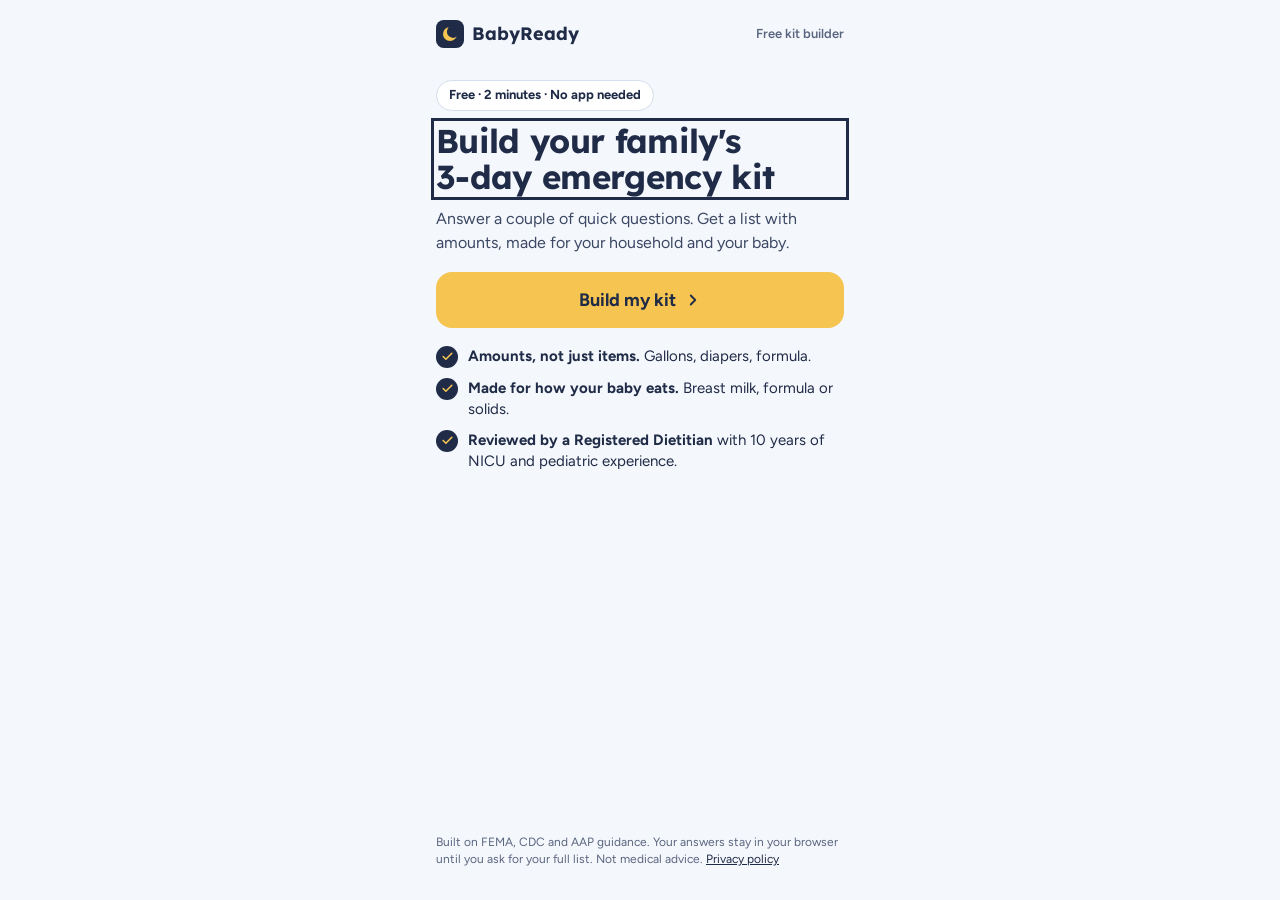
<file: index.html>
<!doctype html>
<html lang="en">
<head>
<meta charset="utf-8">
<meta name="viewport" content="width=device-width, initial-scale=1">
<title>BabyReady: free 3-day emergency kit builder</title>
<meta name="description" content="Answer a couple of quick questions and get a 3-day emergency kit list with amounts, made for your household and your baby.">
<meta name="theme-color" content="#1F2B47">
<link rel="icon" href="assets/logo.svg" type="image/svg+xml">
<link rel="preconnect" href="https://fonts.googleapis.com">
<link rel="preconnect" href="https://fonts.gstatic.com" crossorigin>
<link href="https://fonts.googleapis.com/css2?family=Lexend:wght@500;600;700&family=Figtree:wght@400;500;600;700&display=swap" rel="stylesheet">
<link rel="stylesheet" href="assets/styles.css">
<script src="assets/config.js"></script>
<script src="assets/pixel.js"></script>
</head>
<body>
<div class="app">
  <header class="topbar">
    <a class="brand" href="./" aria-label="BabyReady home">
      <svg width="28" height="28" viewBox="0 0 36 36" aria-hidden="true"><rect width="36" height="36" rx="10" fill="#1F2B47"/><circle cx="18" cy="18" r="9" fill="#F5C451"/><circle cx="22" cy="15" r="8" fill="#1F2B47"/></svg>
      <span>BabyReady</span>
    </a>
    <span class="topbar-tag">Free kit builder</span>
  </header>

  <div id="draft-banner" class="draft-banner no-print" hidden>DRAFT amounts, not yet reviewed. Do not share.</div>

  <!-- 1 · Start -->
  <main id="view-start" class="view" data-view="start">
    <div class="stack-12" style="margin-top: 14px">
      <span class="pill">Free · 2 minutes · No app needed</span>
      <h1 class="h1">Build your family's 3‑day emergency kit</h1>
      <p class="lede">Answer a couple of quick questions. Get a list with amounts, made for your household and your baby.</p>
    </div>
    <button type="button" class="btn" data-next>Build my kit <svg width="18" height="18" viewBox="0 0 24 24" fill="none" stroke="currentColor" stroke-width="2.4" stroke-linecap="round" stroke-linejoin="round" aria-hidden="true"><path d="M9 6l6 6-6 6"/></svg></button>
    <div class="check-list">
      <div class="check-row"><span class="check-dot"><svg width="13" height="13" viewBox="0 0 24 24" fill="none" stroke="#F5C451" stroke-width="3" stroke-linecap="round" stroke-linejoin="round" aria-hidden="true"><path d="M20 6 9 17l-5-5"/></svg></span><span><b>Amounts, not just items.</b> Gallons, diapers, formula.</span></div>
      <div class="check-row"><span class="check-dot"><svg width="13" height="13" viewBox="0 0 24 24" fill="none" stroke="#F5C451" stroke-width="3" stroke-linecap="round" stroke-linejoin="round" aria-hidden="true"><path d="M20 6 9 17l-5-5"/></svg></span><span><b>Made for how your baby eats.</b> Breast milk, formula or solids.</span></div>
      <div class="check-row"><span class="check-dot"><svg width="13" height="13" viewBox="0 0 24 24" fill="none" stroke="#F5C451" stroke-width="3" stroke-linecap="round" stroke-linejoin="round" aria-hidden="true"><path d="M20 6 9 17l-5-5"/></svg></span><span id="rd-claim"><b>Made by a Registered Dietitian</b> with 10 years of NICU and pediatric experience.</span></div>
    </div>
    <p class="fine push-bottom">Built on FEMA, CDC and AAP guidance. Your answers stay in your browser until you ask for your full list. Not medical advice. <a href="privacy.html">Privacy policy</a></p>
  </main>

  <!-- 2 · Who's at home -->
  <main id="view-home" class="view" data-view="home" hidden>
    <div class="stepbar" data-step="1"></div>
    <div class="stack-8">
      <span class="eyebrow">Your household</span>
      <h1 class="h1 step">Who's at home?</h1>
      <p class="lede" style="font-size:15px">Count everyone who'd be with you for 3 days.</p>
    </div>
    <div id="household" class="card tight"></div>
    <div id="diet" class="card" hidden></div>
    <button type="button" class="btn push-bottom" data-next>Continue <svg width="18" height="18" viewBox="0 0 24 24" fill="none" stroke="currentColor" stroke-width="2.4" stroke-linecap="round" stroke-linejoin="round" aria-hidden="true"><path d="M9 6l6 6-6 6"/></svg></button>
  </main>

  <!-- 3 · How the baby eats -->
  <main id="view-baby" class="view" data-view="baby" hidden>
    <div class="stepbar" data-step="2"></div>
    <div class="stack-8">
      <span class="eyebrow">Your baby</span>
      <h1 class="h1 step">What does your baby eat?</h1>
      <p class="lede" style="font-size:15px">Pick all that apply. Choices change with age.</p>
    </div>
    <fieldset id="feeds" class="chips"><legend>What your baby eats</legend></fieldset>
    <div id="feed-extras" class="card" hidden></div>
    <div id="shares" class="card"></div>
    <div id="feed-tips"></div>
    <button type="button" class="btn push-bottom" data-next>See my kit <svg width="18" height="18" viewBox="0 0 24 24" fill="none" stroke="currentColor" stroke-width="2.4" stroke-linecap="round" stroke-linejoin="round" aria-hidden="true"><path d="M9 6l6 6-6 6"/></svg></button>
  </main>

  <!-- 4 · Preview + email -->
  <main id="view-preview" class="view" data-view="preview" hidden>
    <div class="stepbar" data-step="3"></div>
    <div class="card dark"><span class="title">Your 3-day kit</span><span class="sub" data-summary></span></div>
    <div id="preview-list"></div>
    <form id="gate" class="card strong gate" novalidate>
      <span class="gate-title">Get your full list, free</span>
      <span style="font-size:14px;color:var(--ink-2)">We'll email it to you too<span data-baby-only>, plus our guide, <b>Baby feeding in an emergency</b>, from a Registered Dietitian</span>.</span>
      <label for="email" style="font-size:14px;font-weight:600">Email</label>
      <input id="email" name="email_address" type="email" autocomplete="email" placeholder="you@example.com" required>
      <div class="hp" aria-hidden="true"><label for="website">Leave this empty</label><input id="website" name="website" type="text" tabindex="-1" autocomplete="off"></div>
      <div id="gate-msg" class="form-msg err" role="alert" hidden></div>
      <button type="submit" class="btn">Show my full list <svg width="18" height="18" viewBox="0 0 24 24" fill="none" stroke="currentColor" stroke-width="2.4" stroke-linecap="round" stroke-linejoin="round" aria-hidden="true"><path d="M9 6l6 6-6 6"/></svg></button>
      <span class="fine">You'll also join the waitlist for the BabyReady app. Unsubscribe anytime. We'll email you a link to your list, so your answers go with your email (no names). We never send them to Meta. <a href="privacy.html">Privacy policy</a></span>
    </form>
    <div class="stack-8" data-teaser></div>
    <p class="fine">Not medical advice. Ask your pediatrician about medicine doses.</p>
  </main>

  <!-- 5 · Full list + thank-you -->
  <main id="view-list" class="view" data-view="list" hidden>
    <div class="card dark"><span class="title">Your 3-day kit</span><span class="sub" data-summary></span></div>
    <section class="card thanks no-print" aria-labelledby="thanks-h">
      <div class="ok" aria-hidden="true"><svg width="24" height="24" viewBox="0 0 24 24" fill="none" stroke="#1F2B47" stroke-width="2.6" stroke-linecap="round" stroke-linejoin="round"><path d="M20 6 9 17l-5-5"/></svg></div>
      <h2 id="thanks-h">Your list is on its way</h2>
      <p>Check your email for your kit list. If you have a baby or are breastfeeding, the free baby feeding guide is in there too. Not there in a few minutes? Check spam or Promotions.</p>
      <h3>Three things to do this week</h3>
      <ol>
        <li>Print this list and tape it inside the lid of your kit bin.</li>
        <li>Set a phone reminder for the 1st of every month: check formula and baby food dates.</li>
        <li>Shop it in one trip: the list follows the aisles of most grocery stores.</li>
      </ol>
    </section>
    <div class="actions no-print">
      <button type="button" class="btn small" id="print-btn">Print or save PDF</button>
      <span class="sent">Sent to your inbox</span>
    </div>
    <div id="full-list"></div>
    <div class="stack-8 no-print" data-teaser></div>
    <div class="note-dark no-print"><b>You're on the waitlist.</b> We'll email you when the BabyReady app is ready to try.</div>
    <p class="no-print" style="margin:0;font-size:15px;color:var(--ink-2)">Know someone expecting? <button type="button" id="share-btn" style="background:none;border:0;padding:0;font-weight:700;text-decoration:underline;cursor:pointer;color:var(--navy)">Send them this page</button></p>
    <div class="sources" id="sources"></div>
    <p class="fine" id="list-footer">Built on FEMA, CDC and AAP guidance. Not medical advice. Ask your pediatrician about your child's needs and any medicine doses.</p>
    <p class="fine no-print"><a href="#" id="start-over">Start over</a> · <a href="privacy.html">Privacy policy</a></p>
  </main>
</div>
<script src="assets/rules-data.js"></script>
<script src="assets/rules.js"></script>
<script src="assets/app.js"></script>
</body>
</html>
</file>
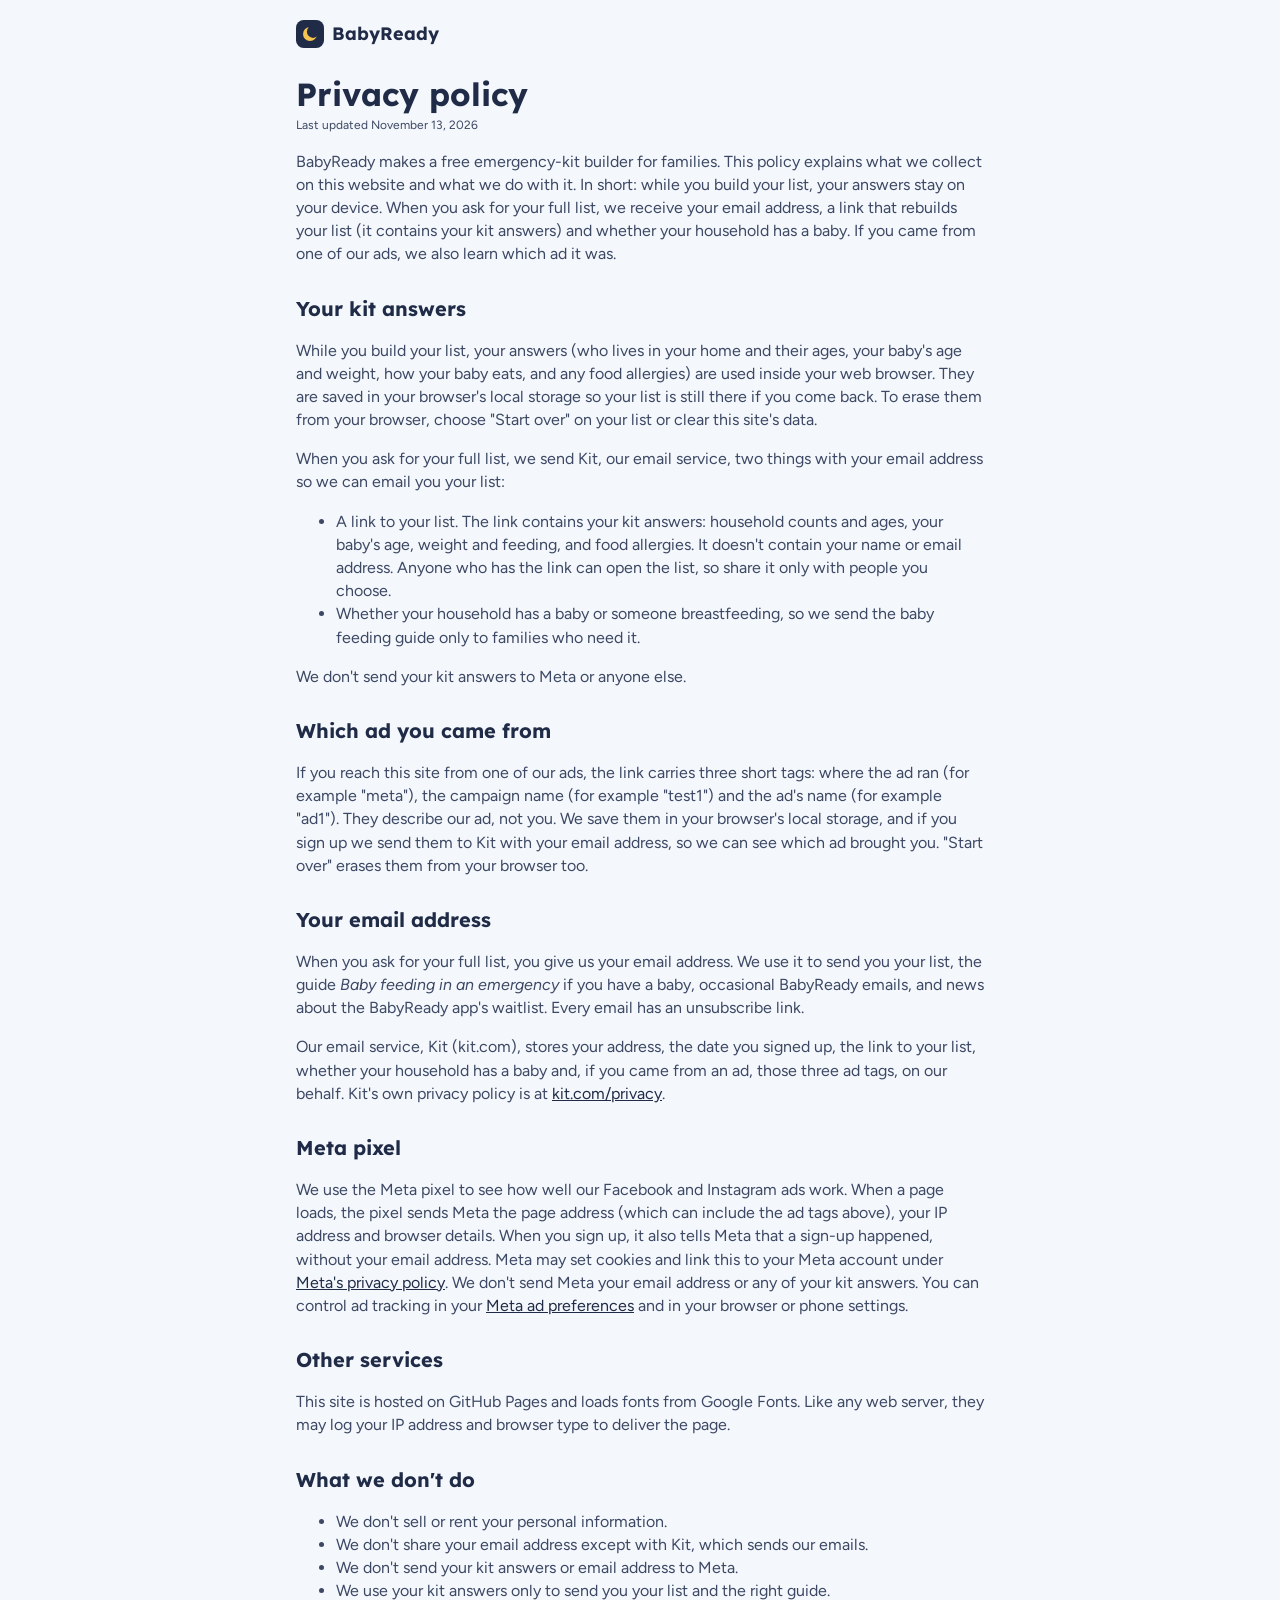
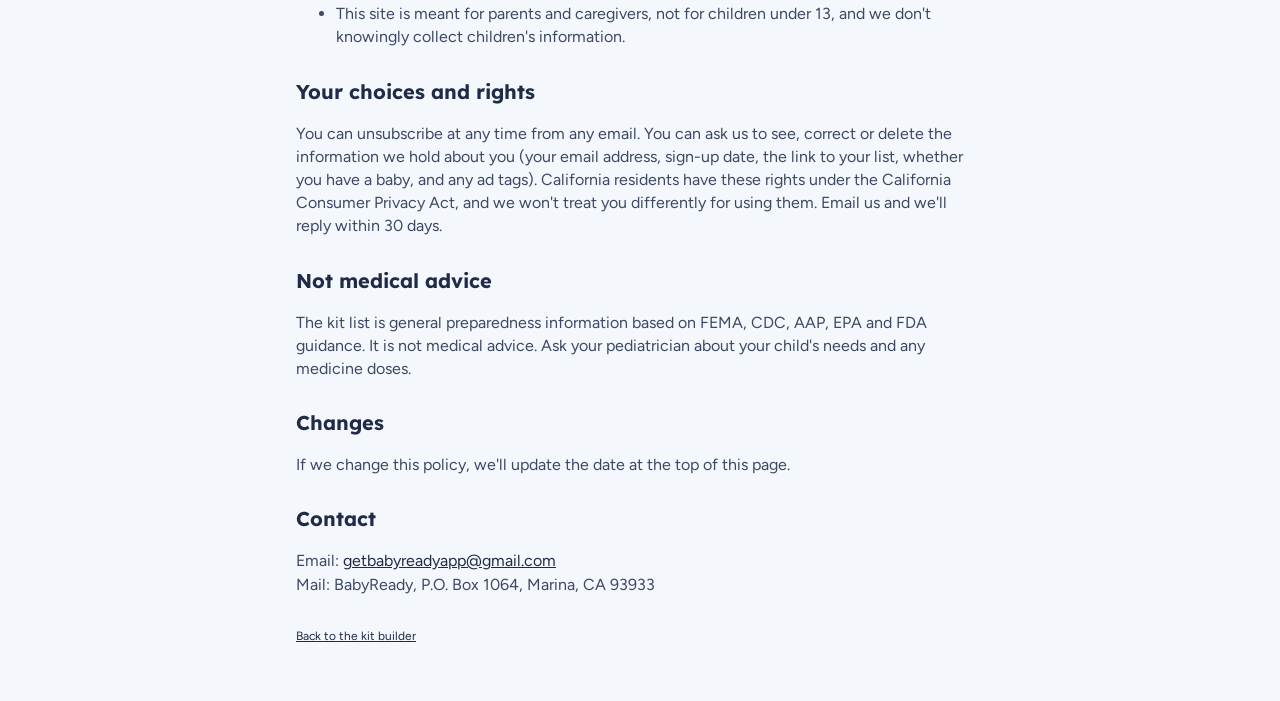
<file: privacy.html>
<!doctype html>
<html lang="en">
<head>
<meta charset="utf-8">
<meta name="viewport" content="width=device-width, initial-scale=1">
<title>BabyReady privacy policy</title>
<meta name="theme-color" content="#1F2B47">
<link rel="icon" href="assets/logo.svg" type="image/svg+xml">
<link rel="preconnect" href="https://fonts.googleapis.com">
<link rel="preconnect" href="https://fonts.gstatic.com" crossorigin>
<link href="https://fonts.googleapis.com/css2?family=Lexend:wght@500;600;700&family=Figtree:wght@400;500;600;700&display=swap" rel="stylesheet">
<link rel="stylesheet" href="assets/styles.css">
<script src="assets/config.js"></script>
<script src="assets/pixel.js"></script>
</head>
<body>
<div class="legal">
  <header class="topbar">
    <a class="brand" href="./" aria-label="BabyReady kit builder">
      <svg width="28" height="28" viewBox="0 0 36 36" aria-hidden="true"><rect width="36" height="36" rx="10" fill="#1F2B47"/><circle cx="18" cy="18" r="9" fill="#F5C451"/><circle cx="22" cy="15" r="8" fill="#1F2B47"/></svg>
      <span>BabyReady</span>
    </a>
  </header>

  <h1>Privacy policy</h1>
  <p class="fine">Last updated <span data-cfg="policyDate"></span></p>

  <p>BabyReady makes a free emergency-kit builder for families. This policy explains what we collect on this website and what we do with it. In short: while you build your list, your answers stay on your device. When you ask for your full list, we receive your email address, a link that rebuilds your list (it contains your kit answers) and whether your household has a baby. If you came from one of our ads, we also learn which ad it was.</p>

  <h2>Your kit answers</h2>
  <p>While you build your list, your answers (who lives in your home and their ages, your baby's age and weight, how your baby eats, and any food allergies) are used inside your web browser. They are saved in your browser's local storage so your list is still there if you come back. To erase them from your browser, choose "Start over" on your list or clear this site's data.</p>
  <p>When you ask for your full list, we send Kit, our email service, two things with your email address so we can email you your list:</p>
  <ul>
    <li>A link to your list. The link contains your kit answers: household counts and ages, your baby's age, weight and feeding, and food allergies. It doesn't contain your name or email address. Anyone who has the link can open the list, so share it only with people you choose.</li>
    <li>Whether your household has a baby or someone breastfeeding, so we send the baby feeding guide only to families who need it.</li>
  </ul>
  <p>We don't send your kit answers to Meta or anyone else.</p>

  <h2>Which ad you came from</h2>
  <p>If you reach this site from one of our ads, the link carries three short tags: where the ad ran (for example "meta"), the campaign name (for example "test1") and the ad's name (for example "ad1"). They describe our ad, not you. We save them in your browser's local storage, and if you sign up we send them to Kit with your email address, so we can see which ad brought you. "Start over" erases them from your browser too.</p>

  <h2>Your email address</h2>
  <p>When you ask for your full list, you give us your email address. We use it to send you your list, the guide <i>Baby feeding in an emergency</i> if you have a baby, occasional BabyReady emails, and news about the BabyReady app's waitlist. Every email has an unsubscribe link.</p>
  <p>Our email service, Kit (kit.com), stores your address, the date you signed up, the link to your list, whether your household has a baby and, if you came from an ad, those three ad tags, on our behalf. Kit's own privacy policy is at <a href="https://kit.com/privacy">kit.com/privacy</a>.</p>

  <h2>Meta pixel</h2>
  <p>We use the Meta pixel to see how well our Facebook and Instagram ads work. When a page loads, the pixel sends Meta the page address (which can include the ad tags above), your IP address and browser details. When you sign up, it also tells Meta that a sign-up happened, without your email address. Meta may set cookies and link this to your Meta account under <a href="https://www.facebook.com/privacy/policy/">Meta's privacy policy</a>. We don't send Meta your email address or any of your kit answers. You can control ad tracking in your <a href="https://www.facebook.com/adpreferences">Meta ad preferences</a> and in your browser or phone settings.</p>

  <h2>Other services</h2>
  <p>This site is hosted on GitHub Pages and loads fonts from Google Fonts. Like any web server, they may log your IP address and browser type to deliver the page.</p>

  <h2>What we don't do</h2>
  <ul>
    <li>We don't sell or rent your personal information.</li>
    <li>We don't share your email address except with Kit, which sends our emails.</li>
    <li>We don't send your kit answers or email address to Meta.</li>
    <li>We use your kit answers only to send you your list and the right guide.</li>
    <li>This site is meant for parents and caregivers, not for children under 13, and we don't knowingly collect children's information.</li>
  </ul>

  <h2>Your choices and rights</h2>
  <p>You can unsubscribe at any time from any email. You can ask us to see, correct or delete the information we hold about you (your email address, sign-up date, the link to your list, whether you have a baby, and any ad tags). California residents have these rights under the California Consumer Privacy Act, and we won't treat you differently for using them. Email us and we'll reply within 30 days.</p>

  <h2>Not medical advice</h2>
  <p>The kit list is general preparedness information based on FEMA, CDC, AAP, EPA and FDA guidance. It is not medical advice. Ask your pediatrician about your child's needs and any medicine doses.</p>

  <h2>Changes</h2>
  <p>If we change this policy, we'll update the date at the top of this page.</p>

  <h2>Contact</h2>
  <p>Email: <span data-cfg="contactEmail"></span><br>Mail: <span data-cfg="mailingAddress"></span></p>

  <p class="fine" style="margin-top:32px"><a href="./">Back to the kit builder</a></p>
</div>
<script>
  (function () {
    var c = window.BR_CONFIG || {};
    var ph = { contactEmail: "[CONTACT EMAIL]", mailingAddress: "[P.O. BOX, MARINA, CA]", policyDate: "[DATE]" };
    document.querySelectorAll("[data-cfg]").forEach(function (el) {
      var k = el.getAttribute("data-cfg"), v = c[k];
      if (v) {
        if (k === "contactEmail") { var a = document.createElement("a"); a.href = "mailto:" + v; a.textContent = v; el.appendChild(a); }
        else el.textContent = v;
      } else { el.textContent = ph[k]; el.className = "placeholder"; }
    });
  })();
</script>
</body>
</html>
</file>
<file: assets/styles.css>
:root {
  --navy: #1F2B47;
  --navy-deep: #0E1626;
  --sun: #F5C451;
  --ground: #F4F7FB;
  --card: #FFFFFF;
  --line: #D5DEEC;
  --line-soft: #E6ECF4;
  --ink-2: #3C4864;
  --ink-3: #5A6680;
  --tip-bg: #FFF8E6;
  --tip-line: #F0DCA4;
  --tip-ink: #6B5310;
  --ok-bg: #E3F1EA;
  --ok-ink: #2E7A5E;
  --err-bg: #FDECEC;
  --err-ink: #9B2C2C;
  --display: Lexend, system-ui, sans-serif;
  --body: Figtree, "Segoe UI", system-ui, sans-serif;
}

* { box-sizing: border-box; }
html { -webkit-text-size-adjust: 100%; }
body {
  margin: 0;
  background: var(--ground);
  color: var(--navy);
  font-family: var(--body);
  font-size: 16px;
  line-height: 1.45;
}
a { color: var(--navy); }
a:hover { color: var(--navy-deep); }
h1, h2 { text-wrap: balance; }
p { text-wrap: pretty; }
button, input, select { font: inherit; color: inherit; }
:focus-visible { outline: 3px solid var(--navy); outline-offset: 2px; }

.app {
  max-width: 440px;
  margin: 0 auto;
  min-height: 100vh;
  min-height: 100dvh;
  padding: 20px 16px 32px;
  display: flex;
  flex-direction: column;
  gap: 18px;
}

/* Top bar */
.topbar { display: flex; align-items: center; justify-content: space-between; }
.brand { display: flex; align-items: center; gap: 8px; text-decoration: none; }
.brand span { font-family: var(--display); font-weight: 700; font-size: 18px; }
.topbar-tag { font-size: 13px; font-weight: 600; color: var(--ink-3); }

.view { display: flex; flex-direction: column; gap: 18px; flex: 1; }
.view[hidden] { display: none; }

/* Type */
.pill {
  align-self: flex-start; background: var(--card); border: 1px solid var(--line);
  border-radius: 999px; padding: 5px 12px; font-size: 13px; font-weight: 700;
}
.h1 { margin: 0; font-family: var(--display); font-weight: 700; font-size: 33px; line-height: 1.1; letter-spacing: -0.02em; }
.h1.step { font-size: 27px; line-height: 1.15; letter-spacing: -0.01em; }
.lede { margin: 0; font-size: 16px; color: var(--ink-2); }
.eyebrow { font-size: 13px; font-weight: 700; letter-spacing: 0.08em; text-transform: uppercase; color: var(--ink-3); }
.stack-8 { display: flex; flex-direction: column; gap: 8px; }
.stack-12 { display: flex; flex-direction: column; gap: 12px; }
.fine { margin: 0; font-size: 12px; line-height: 1.4; color: var(--ink-3); }
.push-bottom { margin-top: auto; }

/* Cards */
.card { background: var(--card); border: 1px solid var(--line); border-radius: 20px; padding: 18px; display: flex; flex-direction: column; gap: 10px; }
.card.tight { border-radius: 18px; padding: 0 16px; gap: 0; }
.card.strong { border: 2px solid var(--navy); }
.card.dark { background: var(--navy); color: #fff; border: 0; gap: 4px; }
.card.dark .title { font-family: var(--display); font-weight: 700; font-size: 24px; }
.card.dark .sub { font-size: 14px; color: #C9D3E3; }

.label { font-size: 15px; font-weight: 700; }
.hint { font-size: 13px; color: var(--ink-3); }
.error-text { font-size: 14px; color: var(--err-ink); font-weight: 600; }

/* Buttons */
.btn {
  flex: none; min-height: 56px; border-radius: 16px; background: var(--sun); color: var(--navy);
  font-weight: 700; font-size: 18px; text-decoration: none; border: 0; cursor: pointer;
  display: flex; align-items: center; justify-content: center; gap: 8px; width: 100%; padding: 0 16px;
}
.btn:hover { background: #F0B935; color: var(--navy); }
.btn[disabled] { opacity: 0.6; cursor: progress; }
.btn.small { min-height: 46px; font-size: 15px; border-radius: 13px; }

.check-list { display: flex; flex-direction: column; gap: 10px; }
.check-row { display: flex; gap: 10px; align-items: flex-start; font-size: 15px; line-height: 1.4; }
.check-dot { flex: none; width: 22px; height: 22px; border-radius: 50%; background: var(--navy); display: flex; align-items: center; justify-content: center; }

/* Step header */
.stepbar { display: flex; align-items: center; gap: 12px; }
.back {
  flex: none; width: 44px; height: 44px; border-radius: 12px; background: #fff; border: 1px solid var(--line);
  display: flex; align-items: center; justify-content: center; color: var(--navy); cursor: pointer; padding: 0;
}
.progress { flex: 1; display: grid; grid-template-columns: repeat(3, minmax(0, 1fr)); gap: 4px; }
.progress span { height: 6px; border-radius: 3px; background: var(--line); }
.progress span.done { background: var(--navy); }
.progress span.now { background: var(--sun); }
.stepcount { flex: none; font-size: 14px; font-weight: 600; color: var(--ink-3); }

/* Counters */
.counter { display: flex; align-items: center; gap: 12px; min-height: 60px; border-bottom: 1px solid var(--line-soft); }
.counter:last-child { border-bottom: 0; }
.counter .who { flex: 1; display: flex; flex-direction: column; }
.counter .who b { font-size: 16px; font-weight: 600; }
.counter .who small { font-size: 13px; color: var(--ink-3); }
.counter .num { width: 24px; text-align: center; font-family: var(--display); font-weight: 700; font-size: 18px; }
.step-btn {
  width: 44px; height: 44px; border-radius: 10px; border: 1px solid var(--line); background: #fff;
  font-size: 22px; font-weight: 700; cursor: pointer; line-height: 1; padding: 0;
}
.step-btn.plus { background: var(--navy); color: #fff; border: 0; }
.step-btn[disabled] { opacity: 0.35; cursor: not-allowed; }
.subrow { display: flex; align-items: center; gap: 12px; min-height: 56px; border-bottom: 1px solid var(--line-soft); padding-left: 14px; }
.subrow label { flex: 1; font-size: 15px; color: var(--ink-2); }
.subrow select {
  font-size: 15px; font-weight: 700; border: 1px solid var(--line); border-radius: 10px;
  padding: 8px 10px; background: #fff; min-height: 44px;
}

/* Feeding chips */
.chips { display: flex; flex-wrap: wrap; gap: 8px; border: 0; padding: 0; margin: 0; }
.chips legend { position: absolute; width: 1px; height: 1px; overflow: hidden; clip: rect(0 0 0 0); }
.chip { position: relative; }
.chip input { position: absolute; opacity: 0; inset: 0; margin: 0; cursor: pointer; }
.chip span {
  min-height: 44px; padding: 0 14px; border-radius: 999px; border: 1px solid var(--line); background: #fff;
  font-size: 14px; font-weight: 600; display: flex; align-items: center; gap: 6px;
}
.chip input:checked + span { background: var(--navy); color: #fff; border-color: var(--navy); }
.chip input:focus-visible + span { outline: 3px solid var(--navy); outline-offset: 2px; }
.chip input:disabled + span { border-style: dashed; border-color: #B8C4D8; color: #66728A; background: transparent; }
.chip .tick { display: none; }
.chip input:checked + span .tick { display: inline; }

.share { display: flex; flex-direction: column; gap: 6px; }
.share-head { display: flex; justify-content: space-between; align-items: baseline; gap: 8px; }
.share-head span { font-size: 16px; font-weight: 600; }
.share-head small { font-weight: 500; color: var(--ink-3); font-size: 14px; }
.share-head output { font-size: 16px; font-weight: 700; }
.share input[type=range] { width: 100%; margin: 0; accent-color: var(--navy); min-height: 32px; }

.tip { background: var(--tip-bg); border: 1px solid var(--tip-line); border-radius: 16px; padding: 12px 14px; font-size: 14px; line-height: 1.4; }
.tip b.tag { font-size: 12px; letter-spacing: 0.08em; text-transform: uppercase; color: var(--tip-ink); display: block; }
.tip + .tip { margin-top: -6px; }

/* Kit list */
.kit { background: #fff; border: 1px solid var(--line); border-radius: 18px; padding: 6px 16px 14px; display: flex; flex-direction: column; }
.kit h2 { margin: 12px 0 0; font-size: 12px; font-weight: 700; letter-spacing: 0.08em; text-transform: uppercase; color: var(--ink-3); }
.item { display: flex; gap: 10px; align-items: flex-start; padding: 10px 0; border-bottom: 1px solid var(--line-soft); }
.item:last-child { border-bottom: 0; }
.item .box { flex: none; width: 18px; height: 18px; margin-top: 2px; border: 2px solid var(--navy); border-radius: 5px; }
.item .what { flex: 1; display: flex; flex-direction: column; gap: 1px; }
.item .what b { font-size: 15px; line-height: 1.3; }
.item .what small { font-size: 13px; color: var(--ink-3); line-height: 1.35; }
.item .qty { flex: none; font-size: 14px; font-weight: 700; text-align: right; max-width: 40%; }

.item .cond { font-size: 12px; font-weight: 700; color: var(--tip-ink); }
.item.task .box { border-radius: 50%; }
.toggle-row { display: flex; align-items: center; gap: 10px; min-height: 44px; font-size: 16px; font-weight: 600; cursor: pointer; }
.toggle-row input { width: 22px; height: 22px; accent-color: var(--navy); margin: 0; }
.num-input { height: 50px; width: 120px; padding: 0 14px; border: 1.5px solid #8794AE; border-radius: 12px; font-size: 18px; font-weight: 600; background: #fff; }

.locked { position: relative; margin-top: 4px; }
.locked .blur { filter: blur(4px); opacity: 0.6; user-select: none; pointer-events: none; }
.locked .badge-wrap { position: absolute; inset: 0; display: flex; align-items: center; justify-content: center; padding: 8px; }
.locked .badge { background: var(--navy); color: #fff; border-radius: 999px; padding: 8px 14px; font-size: 14px; font-weight: 700; text-align: center; }

/* Email gate */
.gate-title { font-family: var(--display); font-weight: 700; font-size: 20px; line-height: 1.2; }
.gate input[type=email] {
  height: 50px; padding: 0 14px; border: 1.5px solid #8794AE; border-radius: 12px; font-size: 16px; width: 100%; background: #fff;
}
.hp { position: absolute; left: -9999px; width: 1px; height: 1px; overflow: hidden; }
.form-msg { border-radius: 12px; padding: 10px 12px; font-size: 14px; font-weight: 600; }
.form-msg.err { background: var(--err-bg); color: var(--err-ink); }

/* App teaser */
.teaser-head { display: flex; justify-content: space-between; align-items: baseline; gap: 8px; }
.teaser-head b { font-family: var(--display); font-weight: 600; font-size: 17px; }
.soon { font-size: 12px; font-weight: 700; color: var(--tip-ink); background: #FFF4D6; border-radius: 6px; padding: 3px 8px; }
.feature { display: flex; gap: 12px; align-items: flex-start; background: #fff; border: 1px solid var(--line); border-radius: 14px; padding: 12px; }
.feature .lock { flex: none; width: 30px; height: 30px; border-radius: 9px; background: var(--line-soft); color: var(--ink-3); display: flex; align-items: center; justify-content: center; }
.feature b { font-size: 15px; color: var(--ink-2); display: block; }
.feature small { font-size: 13px; color: var(--ink-3); line-height: 1.35; }

/* List actions + thank-you */
.actions { display: grid; grid-template-columns: 1fr 1fr; gap: 10px; }
.sent { min-height: 46px; border-radius: 13px; background: var(--ok-bg); color: var(--ok-ink); font-weight: 700; font-size: 14px; display: flex; align-items: center; justify-content: center; text-align: center; padding: 4px 8px; }
.thanks { gap: 12px; }
.thanks .ok { width: 48px; height: 48px; border-radius: 50%; background: var(--sun); display: flex; align-items: center; justify-content: center; }
.thanks h2 { margin: 0; font-family: var(--display); font-weight: 700; font-size: 24px; line-height: 1.15; }
.thanks p { margin: 0; color: var(--ink-2); font-size: 15px; }
.thanks ol { margin: 0; padding-left: 22px; display: flex; flex-direction: column; gap: 8px; font-size: 15px; }
.thanks h3 { margin: 4px 0 0; font-family: var(--display); font-size: 17px; }
.note-dark { background: var(--navy); color: #fff; border-radius: 18px; padding: 16px; font-size: 15px; }
.sources { font-size: 13px; color: var(--ink-3); }
.sources ul { margin: 6px 0 0; padding-left: 18px; }

.draft-banner { background: #FDECEC; color: var(--err-ink); border: 1px dashed var(--err-ink); border-radius: 12px; padding: 8px 12px; font-size: 13px; font-weight: 700; }

.print-only { display: none; }

/* Legal page */
.legal { max-width: 720px; margin: 0 auto; padding: 20px 16px 56px; }
.legal h1 { font-family: var(--display); font-size: 32px; line-height: 1.15; margin: 28px 0 4px; }
.legal h2 { font-family: var(--display); font-size: 20px; margin: 28px 0 6px; }
.legal p, .legal li { color: var(--ink-2); }
.legal .placeholder { background: #FFF4D6; padding: 0 4px; border-radius: 4px; }

@media print {
  @page { size: letter; margin: 0.5in; }
  body { background: #fff; font-size: 12pt; }
  .app { max-width: none; padding: 0; min-height: 0; gap: 10px; }
  .no-print, .topbar-tag { display: none !important; }
  .print-only { display: block; }
  .view:not(#view-list) { display: none !important; }
  .card.dark { background: #fff; color: var(--navy); border: 2px solid var(--navy); }
  .card.dark .sub { color: var(--ink-2); }
  .kit { border: 0; padding: 0; }
  .kit h2 { font-size: 11pt; color: var(--navy); break-after: avoid; }
  .item { break-inside: avoid; padding: 6px 0; }
  .item .what b, .item .qty { font-size: 12pt; }
  .item .what small { font-size: 10.5pt; }
  .sources a::after { content: " (" attr(href) ")"; }
}

/* Household: one row per person (sex, age band, diapers, dog size) */
.subrow.person { display: flex; flex-wrap: wrap; align-items: center; gap: 6px 8px; padding: 6px 0 10px; }
.subrow.person .who-n { font-size: 13px; font-weight: 600; color: var(--ink-3); min-width: 64px; }
.mini select { font: inherit; font-size: 14px; padding: 6px 8px; border: 1px solid var(--line); border-radius: 8px; background: var(--card); color: var(--navy); max-width: 100%; }
.mini.check { font-size: 14px; display: inline-flex; gap: 6px; align-items: center; }
.sr { position: absolute; width: 1px; height: 1px; overflow: hidden; clip: rect(0 0 0 0); white-space: nowrap; }
.sub-hint { display: block; padding: 0 0 8px; }
.seg { display: flex; gap: 8px; flex-wrap: wrap; }
.seg label { flex: 1 1 auto; }
.seg input { position: absolute; opacity: 0; }
.seg span { display: block; text-align: center; padding: 10px 12px; border: 1px solid var(--line); border-radius: 10px; font-weight: 600; font-size: 15px; background: var(--card); cursor: pointer; }
.seg input:checked + span { background: var(--navy); color: #fff; border-color: var(--navy); }
.seg input:focus-visible + span { outline: 3px solid var(--navy); outline-offset: 2px; }
.row-2 { display: grid; grid-template-columns: 1fr 1fr; gap: 10px; }
.stack-4 { display: flex; flex-direction: column; gap: 4px; }
#feed-extras, #diet { display: flex; flex-direction: column; gap: 10px; }

/* Feeding: milk vs. foods by age */
.mix-graph { margin: 6px 0 0; display: flex; flex-direction: column; gap: 6px; }
.mix-graph figcaption { display: flex; justify-content: space-between; align-items: baseline; flex-wrap: wrap; gap: 6px; }
.mix-graph .legend { font-size: 12px; color: var(--ink-3); display: inline-flex; gap: 6px; align-items: center; }
.mix-graph .legend i { display: inline-block; width: 10px; height: 10px; border-radius: 2px; }
.mix-graph .milk { background: var(--navy); }
.mix-graph .foods { background: var(--sun); }
.mix-row { display: grid; grid-template-columns: 64px 1fr 44px; gap: 8px; align-items: center; font-size: 13px; color: var(--ink-3); }
.mix-row .bar { display: flex; height: 12px; border-radius: 6px; overflow: hidden; background: var(--line-soft); }
.mix-row .bar span { display: block; height: 100%; }
.mix-row .pct { text-align: right; font-variant-numeric: tabular-nums; }
.mix-row.now { color: var(--navy); font-weight: 700; }
.mix-row.now .bar { outline: 2px solid var(--navy); outline-offset: 1px; }

/* List: 3-day menu and cost */
.menu-card h2 { margin: 0; font-family: var(--display); font-size: 20px; }
.menu-card .meal { display: grid; grid-template-columns: 82px 1fr auto; gap: 8px; padding: 8px 0; border-top: 1px solid var(--line-soft); font-size: 14px; }
.menu-card .meal span { color: var(--ink-2); }
.menu-card .meal .cost { font-variant-numeric: tabular-nums; color: var(--ink-3); }
.cost-box { display: flex; flex-direction: column; gap: 6px; padding: 10px 12px; border-radius: 10px; background: var(--ground); font-size: 14px; }
.cost-box small { font-size: 12px; color: var(--ink-3); }
.sources small { display: block; margin-top: 6px; font-size: 12px; color: var(--ink-3); }
select.num-input { width: auto; min-width: 220px; max-width: 100%; font-size: 16px; }
</file>
